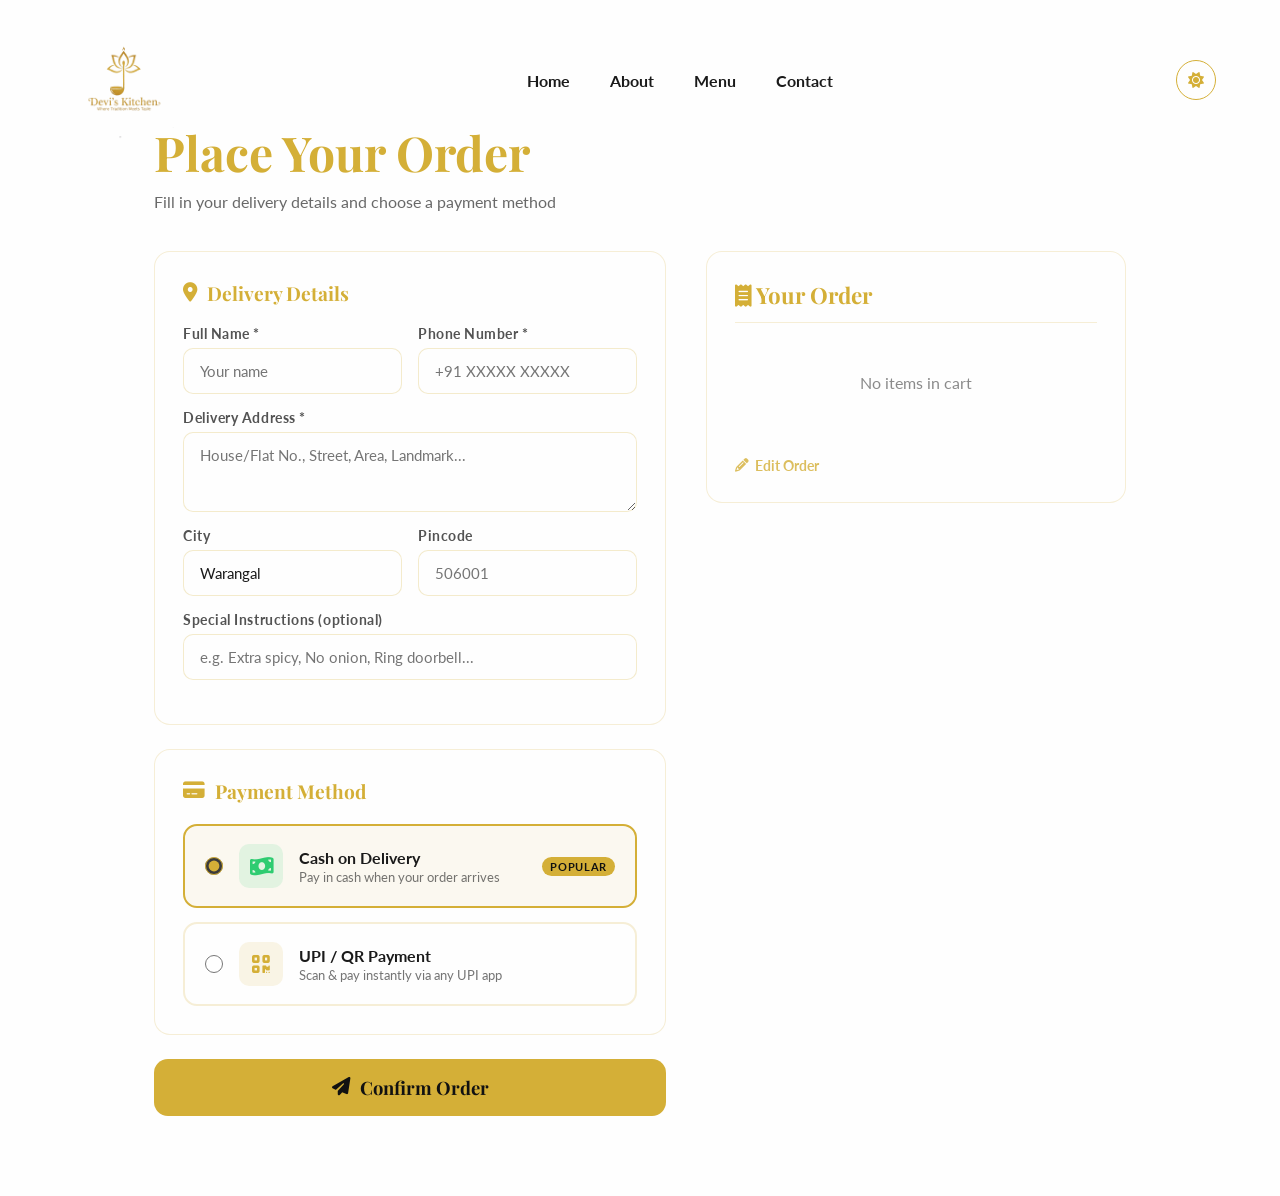
<file: checkout.html>
<!DOCTYPE html>
<html lang="en">
<head>
    <meta charset="UTF-8">
    <meta name="viewport" content="width=device-width, initial-scale=1.0">
    <title>Place Order - Devi's Kitchen</title>
    <link rel="stylesheet" href="style.css">
    <link rel="preconnect" href="https://fonts.googleapis.com">
    <link rel="preconnect" href="https://fonts.gstatic.com" crossorigin>
    <link href="https://fonts.googleapis.com/css2?family=Lato:wght@400;700&family=Playfair+Display:wght@700&display=swap" rel="stylesheet">
    <link rel="stylesheet" href="https://cdnjs.cloudflare.com/ajax/libs/font-awesome/6.5.2/css/all.min.css">
    <style>
        .checkout-page {
            min-height: 100vh;
            padding: 120px 5% 80px;
            max-width: 1100px;
            margin: 0 auto;
        }
        .checkout-page h1 {
            font-family: var(--heading-font);
            font-size: clamp(2rem, 4vw, 3rem);
            color: var(--gold);
            margin-bottom: 8px;
        }
        .checkout-page > p {
            color: var(--text-color);
            opacity: 0.65;
            margin-bottom: 40px;
        }

        .checkout-layout {
            display: grid;
            grid-template-columns: 1fr 420px;
            gap: 40px;
            align-items: start;
        }

        /* ── Order Summary ── */
        .order-summary {
            background: var(--background-color);
            border: 1px solid rgba(212,175,55,0.2);
            border-radius: 16px;
            padding: 28px;
            position: sticky;
            top: 100px;
        }
        body.dark-mode .order-summary {
            background: #1e1e1e;
        }
        .order-summary h3 {
            font-family: var(--heading-font);
            font-size: 1.4rem;
            color: var(--gold);
            margin-bottom: 20px;
            padding-bottom: 12px;
            border-bottom: 1px solid rgba(212,175,55,0.2);
        }
        .order-items { list-style: none; margin-bottom: 20px; }
        .order-item {
            display: flex;
            justify-content: space-between;
            align-items: center;
            padding: 10px 0;
            border-bottom: 1px solid rgba(212,175,55,0.1);
            font-size: 0.95rem;
        }
        .order-item-name { flex: 1; }
        .order-item-qty {
            color: var(--gold);
            font-weight: 700;
            margin: 0 12px;
            font-size: 0.85rem;
        }
        .order-item-price { font-weight: 700; white-space: nowrap; }
        .order-total-row {
            display: flex;
            justify-content: space-between;
            margin-top: 16px;
            padding-top: 16px;
            border-top: 2px solid var(--gold);
            font-weight: 700;
            font-size: 1.1rem;
        }
        .order-total-amount { color: var(--gold); font-size: 1.25rem; }
        .empty-cart-msg {
            text-align: center;
            padding: 30px;
            opacity: 0.5;
        }
        .edit-order-link {
            display: inline-flex;
            align-items: center;
            gap: 6px;
            color: var(--gold);
            text-decoration: none;
            font-size: 0.85rem;
            font-weight: 700;
            margin-top: 16px;
            opacity: 0.8;
            transition: opacity 0.2s;
        }
        .edit-order-link:hover { opacity: 1; }

        /* ── Delivery Form ── */
        .checkout-form-section { }
        .form-card {
            background: var(--background-color);
            border: 1px solid rgba(212,175,55,0.2);
            border-radius: 16px;
            padding: 28px;
            margin-bottom: 24px;
        }
        body.dark-mode .form-card { background: #1e1e1e; }
        .form-card h3 {
            font-family: var(--heading-font);
            font-size: 1.2rem;
            color: var(--gold);
            margin-bottom: 20px;
            display: flex;
            align-items: center;
            gap: 10px;
        }
        .form-row {
            display: grid;
            grid-template-columns: 1fr 1fr;
            gap: 16px;
        }
        .form-group {
            display: flex;
            flex-direction: column;
            gap: 6px;
            margin-bottom: 16px;
        }
        .form-group.full { grid-column: 1 / -1; }
        .form-group label {
            font-size: 0.85rem;
            font-weight: 700;
            color: var(--text-color);
            opacity: 0.75;
            letter-spacing: 0.04em;
        }
        .form-group input,
        .form-group textarea,
        .form-group select {
            width: 100%;
            padding: 13px 16px;
            font-family: var(--body-font);
            font-size: 0.95rem;
            border: 1.5px solid rgba(212,175,55,0.25);
            border-radius: 10px;
            background: var(--background-color);
            color: var(--text-color);
            transition: border-color 0.25s;
            outline: none;
        }
        body.dark-mode .form-group input,
        body.dark-mode .form-group textarea,
        body.dark-mode .form-group select {
            background: #2a2a2a;
            border-color: rgba(212,175,55,0.3);
        }
        .form-group input:focus,
        .form-group textarea:focus,
        .form-group select:focus {
            border-color: var(--gold);
        }
        .form-group textarea { resize: vertical; min-height: 80px; }

        /* ── Payment Methods ── */
        .payment-options {
            display: flex;
            flex-direction: column;
            gap: 14px;
        }
        .payment-option {
            display: flex;
            align-items: center;
            gap: 16px;
            padding: 18px 20px;
            border: 2px solid rgba(212,175,55,0.2);
            border-radius: 14px;
            cursor: pointer;
            transition: all 0.25s;
            position: relative;
        }
        .payment-option:hover {
            border-color: var(--gold);
            background: rgba(212,175,55,0.04);
        }
        .payment-option.selected {
            border-color: var(--gold);
            background: rgba(212,175,55,0.07);
        }
        .payment-option input[type="radio"] {
            accent-color: var(--gold);
            width: 18px;
            height: 18px;
            cursor: pointer;
            flex-shrink: 0;
        }
        .payment-option-icon {
            width: 44px;
            height: 44px;
            border-radius: 10px;
            display: flex;
            align-items: center;
            justify-content: center;
            font-size: 1.3rem;
            flex-shrink: 0;
        }
        .payment-option-icon.cod  { background: rgba(46,204,113,0.12); color: #2ecc71; }
        .payment-option-icon.upi  { background: rgba(212,175,55,0.12); color: var(--gold); }
        .payment-option-info { flex: 1; }
        .payment-option-title {
            font-weight: 700;
            font-size: 1rem;
            margin-bottom: 2px;
        }
        .payment-option-sub {
            font-size: 0.8rem;
            opacity: 0.6;
        }
        .payment-option-badge {
            background: var(--gold);
            color: #111;
            font-size: 0.68rem;
            font-weight: 700;
            padding: 3px 8px;
            border-radius: 50px;
            text-transform: uppercase;
            letter-spacing: 0.06em;
        }

        /* UPI QR panel */
        .upi-panel {
            display: none;
            margin-top: 16px;
            padding: 20px;
            background: rgba(212,175,55,0.05);
            border: 1px dashed rgba(212,175,55,0.3);
            border-radius: 12px;
            text-align: center;
        }
        .upi-panel.visible { display: block; }
        .upi-panel p {
            font-size: 0.85rem;
            opacity: 0.7;
            margin-top: 10px;
            line-height: 1.5;
        }
        .upi-qr-placeholder {
            width: 180px;
            height: 180px;
            background: #fff;
            border-radius: 12px;
            margin: 0 auto 10px;
            display: flex;
            align-items: center;
            justify-content: center;
            flex-direction: column;
            gap: 8px;
            border: 2px solid rgba(212,175,55,0.3);
            color: #888;
            font-size: 0.8rem;
        }
        .upi-qr-placeholder i { font-size: 2.5rem; color: var(--gold); }
        .upi-id {
            font-weight: 700;
            color: var(--gold);
            font-size: 1rem;
            margin: 6px 0;
        }

        /* Place order button */
        .place-order-btn {
            width: 100%;
            padding: 16px;
            background: var(--gold);
            color: #111;
            border: none;
            border-radius: 14px;
            font-family: var(--heading-font);
            font-size: 1.15rem;
            font-weight: 700;
            cursor: pointer;
            display: flex;
            align-items: center;
            justify-content: center;
            gap: 10px;
            transition: all 0.3s;
            margin-top: 8px;
        }
        .place-order-btn:hover { background: #c49c2a; transform: translateY(-2px); }
        .place-order-btn:disabled { opacity: 0.5; cursor: not-allowed; transform: none; }

        /* Success overlay */
        .order-success {
            display: none;
            position: fixed;
            inset: 0;
            background: rgba(0,0,0,0.85);
            z-index: 2000;
            align-items: center;
            justify-content: center;
        }
        .order-success.show { display: flex; }
        .success-card {
            background: var(--background-color);
            border-radius: 24px;
            padding: 48px 40px;
            text-align: center;
            max-width: 420px;
            width: 90%;
            border: 2px solid var(--gold);
        }
        body.dark-mode .success-card { background: #1e1e1e; }
        .success-icon {
            font-size: 3.5rem;
            color: #2ecc71;
            margin-bottom: 16px;
        }
        .success-card h2 {
            font-family: var(--heading-font);
            font-size: 2rem;
            color: var(--gold);
            margin-bottom: 10px;
        }
        .success-card p {
            opacity: 0.7;
            line-height: 1.6;
            margin-bottom: 24px;
        }
        .whatsapp-btn {
            display: inline-flex;
            align-items: center;
            gap: 10px;
            background: #25D366;
            color: #fff;
            padding: 14px 28px;
            border-radius: 50px;
            font-weight: 700;
            font-size: 1rem;
            text-decoration: none;
            transition: background 0.2s;
            margin-bottom: 12px;
        }
        .whatsapp-btn:hover { background: #1ebe5d; }
        .back-menu-link {
            display: block;
            color: var(--gold);
            font-size: 0.85rem;
            font-weight: 700;
            margin-top: 14px;
            text-decoration: none;
            opacity: 0.75;
        }
        .back-menu-link:hover { opacity: 1; }

        @media (max-width: 900px) {
            .checkout-layout {
                grid-template-columns: 1fr;
            }
            .order-summary { position: static; }
        }
        @media (max-width: 500px) {
            .form-row { grid-template-columns: 1fr; }
        }
    </style>
</head>
<body>

    <header id="navbar">
        <nav>
            <a href="index.html#home" class="logo">
                <img src="Devis_Kitchen_Logo_NoBG.png" alt="Devi's Kitchen Logo">
            </a>
            <button class="hamburger" id="hamburger" aria-label="Toggle menu">
                <span></span><span></span><span></span>
            </button>
            <ul id="nav-menu">
                <li><a href="index.html#home">Home</a></li>
                <li><a href="index.html#about">About</a></li>
                <li><a href="menu.html">Menu</a></li>
                <li><a href="index.html#contact-section">Contact</a></li>
            </ul>
            <button id="theme-toggle" class="theme-toggle-btn">
                <i class="fas fa-sun"></i>
                <i class="fas fa-moon"></i>
            </button>
        </nav>
    </header>

    <main>
        <div class="checkout-page">
            <h1>Place Your Order</h1>
            <p>Fill in your delivery details and choose a payment method</p>

            <div class="checkout-layout">

                <!-- LEFT: Form -->
                <div class="checkout-form-section">

                    <!-- Delivery Details -->
                    <div class="form-card">
                        <h3><i class="fas fa-map-marker-alt"></i> Delivery Details</h3>
                        <div class="form-row">
                            <div class="form-group">
                                <label>Full Name *</label>
                                <input type="text" id="cust-name" placeholder="Your name" required>
                            </div>
                            <div class="form-group">
                                <label>Phone Number *</label>
                                <input type="tel" id="cust-phone" placeholder="+91 XXXXX XXXXX" required>
                            </div>
                        </div>
                        <div class="form-group full">
                            <label>Delivery Address *</label>
                            <textarea id="cust-address" placeholder="House/Flat No., Street, Area, Landmark..." required></textarea>
                        </div>
                        <div class="form-row">
                            <div class="form-group">
                                <label>City</label>
                                <input type="text" id="cust-city" value="Warangal" placeholder="City">
                            </div>
                            <div class="form-group">
                                <label>Pincode</label>
                                <input type="text" id="cust-pin" placeholder="506001">
                            </div>
                        </div>
                        <div class="form-group full">
                            <label>Special Instructions (optional)</label>
                            <input type="text" id="cust-notes" placeholder="e.g. Extra spicy, No onion, Ring doorbell...">
                        </div>
                    </div>

                    <!-- Payment Method -->
                    <div class="form-card">
                        <h3><i class="fas fa-credit-card"></i> Payment Method</h3>
                        <div class="payment-options">

                            <label class="payment-option selected" id="opt-cod">
                                <input type="radio" name="payment" value="cod" checked>
                                <div class="payment-option-icon cod"><i class="fas fa-money-bill-wave"></i></div>
                                <div class="payment-option-info">
                                    <div class="payment-option-title">Cash on Delivery</div>
                                    <div class="payment-option-sub">Pay in cash when your order arrives</div>
                                </div>
                                <span class="payment-option-badge">Popular</span>
                            </label>

                            <label class="payment-option" id="opt-upi">
                                <input type="radio" name="payment" value="upi">
                                <div class="payment-option-icon upi"><i class="fas fa-qrcode"></i></div>
                                <div class="payment-option-info">
                                    <div class="payment-option-title">UPI / QR Payment</div>
                                    <div class="payment-option-sub">Scan & pay instantly via any UPI app</div>
                                </div>
                            </label>

                        </div>

                        <!-- UPI QR Panel (shown when UPI selected) -->
                        <div class="upi-panel" id="upiPanel">
                            <div class="upi-qr-placeholder">
                                <i class="fas fa-qrcode"></i>
                                <span>Your QR Code<br>Goes Here</span>
                            </div>
                            <div class="upi-id" id="upiIdDisplay">yourupi@upi</div>
                            <p>Scan this QR with any UPI app (PhonePe, GPay, Paytm etc.) and pay the exact amount shown in your order summary. After payment, tap "Place Order" to confirm via WhatsApp.</p>
                        </div>
                    </div>

                    <button class="place-order-btn" id="placeOrderBtn">
                        <i class="fas fa-paper-plane"></i> Confirm Order
                    </button>
                </div>

                <!-- RIGHT: Order Summary -->
                <div class="order-summary">
                    <h3><i class="fas fa-receipt"></i> Your Order</h3>
                    <ul class="order-items" id="orderItemsList">
                        <li class="empty-cart-msg">No items in cart</li>
                    </ul>
                    <div class="order-total-row" id="orderTotalRow" style="display:none">
                        <span>Total</span>
                        <span class="order-total-amount" id="orderTotalAmt">₹0</span>
                    </div>
                    <a href="menu.html" class="edit-order-link"><i class="fas fa-pencil-alt"></i> Edit Order</a>
                </div>

            </div>
        </div>
    </main>

    <!-- Success Modal -->
    <div class="order-success" id="orderSuccess">
        <div class="success-card">
            <div class="success-icon"><i class="fas fa-check-circle"></i></div>
            <h2>Order Placed!</h2>
            <p id="successMsg">Thank you! Your order has been received. We'll confirm it on WhatsApp shortly.</p>
            <a class="whatsapp-btn" id="whatsappLink" href="#" target="_blank">
                <i class="fab fa-whatsapp"></i> Confirm on WhatsApp
            </a>
            <a href="menu.html" class="back-menu-link">← Back to Menu</a>
        </div>
    </div>

    <script src="script.js"></script>
    <script>
    // ── Load cart from sessionStorage ──
    const cartData = JSON.parse(sessionStorage.getItem('dk_cart') || '{}');

    const itemsList    = document.getElementById('orderItemsList');
    const totalRow     = document.getElementById('orderTotalRow');
    const totalAmt     = document.getElementById('orderTotalAmt');
    let grandTotal     = 0;
    let orderSummaryText = '';

    const items = Object.values(cartData).filter(i => i.qty > 0);

    if (items.length) {
        itemsList.innerHTML = '';
        items.forEach(item => {
            const lineTotal = item.qty * item.price;
            grandTotal += lineTotal;
            orderSummaryText += `• ${item.name} x${item.qty} = ₹${lineTotal}\n`;
            const li = document.createElement('li');
            li.className = 'order-item';
            li.innerHTML = `
                <span class="order-item-name">${item.name}</span>
                <span class="order-item-qty">×${item.qty}</span>
                <span class="order-item-price">₹${lineTotal}</span>
            `;
            itemsList.appendChild(li);
        });
        totalRow.style.display = 'flex';
        totalAmt.textContent = `₹${grandTotal}`;
    }

    // ── Payment toggle ──
    const paymentOpts = document.querySelectorAll('.payment-option');
    const upiPanel    = document.getElementById('upiPanel');
    const radios      = document.querySelectorAll('input[name="payment"]');

    radios.forEach(radio => {
        radio.addEventListener('change', () => {
            paymentOpts.forEach(opt => opt.classList.remove('selected'));
            radio.closest('.payment-option').classList.add('selected');
            upiPanel.classList.toggle('visible', radio.value === 'upi');
        });
    });

    // ── Place Order ──
    // REPLACE with your actual WhatsApp number (with country code, no +)
    const WHATSAPP_NUMBER = '919876543210';

    document.getElementById('placeOrderBtn').addEventListener('click', () => {
        const name    = document.getElementById('cust-name').value.trim();
        const phone   = document.getElementById('cust-phone').value.trim();
        const address = document.getElementById('cust-address').value.trim();
        const notes   = document.getElementById('cust-notes').value.trim();
        const payment = document.querySelector('input[name="payment"]:checked').value;

        if (!name || !phone || !address) {
            alert('Please fill in your name, phone, and delivery address.');
            return;
        }
        if (!items.length) {
            alert('Your cart is empty. Please add items from the menu.');
            return;
        }

        const payLabel = payment === 'cod' ? 'Cash on Delivery' : 'UPI / QR Payment';
        const msg = [
            `🍽️ *New Order - Devi's Kitchen*`,
            ``,
            `👤 *Customer:* ${name}`,
            `📞 *Phone:* ${phone}`,
            `📍 *Address:* ${address}`,
            notes ? `📝 *Notes:* ${notes}` : '',
            ``,
            `🛒 *Order Details:*`,
            orderSummaryText.trim(),
            ``,
            `💰 *Total: ₹${grandTotal}*`,
            `💳 *Payment: ${payLabel}`,
        ].filter(l => l !== null).join('\n');

        const waUrl = `https://wa.me/${WHATSAPP_NUMBER}?text=${encodeURIComponent(msg)}`;

        // Show success modal
        document.getElementById('successMsg').textContent =
            `Thank you, ${name}! Tap below to confirm your order of ₹${grandTotal} via WhatsApp.`;
        document.getElementById('whatsappLink').href = waUrl;
        document.getElementById('orderSuccess').classList.add('show');

        // Clear cart
        sessionStorage.removeItem('dk_cart');
    });
    </script>
</body>
</html>
</file>
<file: style.css>
/* ------------------- */
/* CSS Variables & Setup */
/* ------------------- */
:root {
    --white: #FEFEFE;
    --gold: #D4AF37;
    --charcoal: #1A1A1A;
    --background-color: var(--white);
    --text-color: var(--charcoal);
    --heading-font: 'Playfair Display', serif;
    --body-font: 'Lato', sans-serif;
}

body.dark-mode {
    --background-color: var(--charcoal);
    --text-color: var(--white);
}

* {
    margin: 0;
    padding: 0;
    box-sizing: border-box;
}

html {
    scroll-behavior: smooth;
}

body {
    font-family: var(--body-font);
    background-color: var(--background-color);
    color: var(--text-color);
    transition: background-color 0.3s, color 0.3s;
    overflow-x: hidden;
}

/* ------------------- */
/* Header & Navigation */
/* ------------------- */
#navbar {
    position: fixed;
    width: 100%;
    top: 0;
    left: 0;
    z-index: 100;
    background-color: transparent;
    padding: 20px 5%;
    transition: background-color 0.4s, padding 0.4s;
}

#navbar.scrolled {
    background-color: var(--background-color);
    padding: 15px 5%;
    box-shadow: 0 2px 10px rgba(0,0,0,0.1);
}

#navbar nav {
    display: flex;
    justify-content: space-between;
    align-items: center;
    max-width: 1200px;
    margin: 0 auto;
}

#navbar .logo {
    font-family: var(--heading-font);
    font-size: 1.8rem;
    color: var(--gold);
    text-decoration: none;
    font-weight: 700;
}

#navbar ul {
    display: flex;
    list-style: none;
}

#navbar ul li {
    margin: 0 20px;
}

#navbar ul li a {
    color: var(--text-color);
    text-decoration: none;
    font-size: 1rem;
    font-weight: 700;
    position: relative;
    padding-bottom: 5px;
}

/* Golden underline effect on hover */
#navbar ul li a::after {
    content: '';
    position: absolute;
    bottom: 0;
    left: 0;
    width: 0;
    height: 2px;
    background-color: var(--gold);
    transition: width 0.3s;
}

#navbar ul li a:hover::after {
    width: 100%;
}

/* ------------------- */
/* Theme Toggle Button */
/* ------------------- */
.theme-toggle-btn {
    background: none;
    border: 1px solid var(--gold);
    color: var(--gold);
    font-size: 1rem;
    width: 40px;
    height: 40px;
    border-radius: 50%;
    cursor: pointer;
    position: relative;
    overflow: hidden;
}

.theme-toggle-btn .fa-sun { display: block; }
.theme-toggle-btn .fa-moon { display: none; }
body.dark-mode .theme-toggle-btn .fa-sun { display: none; }
body.dark-mode .theme-toggle-btn .fa-moon { display: block; }


/* ------------------- */
/* Hero Section */
/* ------------------- */
/* ============================
   ANIMATED HERO
   ============================ */
.hero {
    height: 100vh;
    min-height: 640px;
    position: relative;
    overflow: hidden;
    color: white;
}

/* Video — blurred to push it into background */
.hero-video-wrapper {
    position: absolute;
    inset: 0;
    z-index: 0;
}
#bgvideo {
    width: 100%;
    height: 100%;
    object-fit: cover;
    filter: blur(6px) brightness(0.45) saturate(0.7);
    transform: scale(1.06); /* compensate for blur edge */
}

/* Heavy dark overlay — keeps text crystal clear */
.hero-overlay {
    position: absolute;
    inset: 0;
    background: linear-gradient(
        135deg,
        rgba(10,8,5,0.3) 0%,
        rgba(20,10,0,0.15) 60%,
        rgba(212,175,55,0.04) 100%
    );
    z-index: 1;
}

/* Soft parallax blob */
.hero-blob {
    position: absolute;
    width: 55vw;
    height: 55vw;
    max-width: 700px;
    max-height: 700px;
    border-radius: 60% 40% 55% 45% / 50% 60% 40% 50%;
    background: radial-gradient(ellipse, rgba(212,175,55,0.18) 0%, transparent 70%);
    top: 10%;
    right: -8%;
    z-index: 3;
    will-change: transform;
    transition: transform 0.08s linear;
}

/* Stage holds all slides */
.hero-stage {
    position: relative;
    z-index: 3;
    height: 100%;
    width: 100%;
}

/* Individual slide */
.hero-slide {
    position: absolute;
    inset: 0;
    display: flex;
    align-items: center;
    justify-content: flex-start;
    padding: 0 7% 80px;
    gap: 0;
    pointer-events: none;
    opacity: 0;
}
.hero-slide.active  { pointer-events: auto; opacity: 1; }

/* ---- Plate image — full cover background ---- */
.slide-plate-wrap {
    position: absolute;
    inset: 0;
    width: 100%;
    height: 100%;
    border-radius: 0;
    overflow: hidden;
    box-shadow: none;
    z-index: 0;
    will-change: transform, opacity;
    transform: scale(1.06);
    opacity: 0;
    transition: transform 0.9s cubic-bezier(0.22,1,0.36,1),
                opacity   0.9s cubic-bezier(0.22,1,0.36,1);
}
.hero-slide.active .slide-plate-wrap {
    transform: scale(1);
    opacity: 1;
}
.hero-slide.exit .slide-plate-wrap {
    transform: scale(1.06);
    opacity: 0;
}
/* Darken the food image so text stays readable */
.slide-plate-wrap::after {
    content: '';
    position: absolute;
    inset: 0;
    background: linear-gradient(
        to right,
        rgba(5, 3, 1, 0.82) 0%,
        rgba(10, 6, 2, 0.65) 45%,
        rgba(0, 0, 0, 0.35) 100%
    );
    z-index: 1;
}
.slide-plate {
    width: 100%;
    height: 100%;
    object-fit: cover;
    border-radius: 0;
    transition: transform 10s ease;
}
.hero-slide.active .slide-plate { transform: scale(1.08); }

/* ---- Text block — overlaid on food image ---- */
.slide-text {
    flex: 0 0 auto;
    width: clamp(300px, 48%, 600px);
    min-width: 0;
    position: relative;
    z-index: 4;
    will-change: transform, opacity;
    transform: translateX(80px);
    opacity: 0;
    transition: transform 0.9s cubic-bezier(0.22,1,0.36,1) 0.15s,
                opacity   0.9s cubic-bezier(0.22,1,0.36,1) 0.15s;
}
.hero-slide.active .slide-text {
    transform: translateX(0);
    opacity: 1;
}
.hero-slide.exit .slide-text {
    transform: translateX(-80px);
    opacity: 0;
    transition-delay: 0s;
}

.slide-tag {
    display: inline-block;
    font-size: 0.8rem;
    font-weight: 700;
    letter-spacing: 0.14em;
    text-transform: uppercase;
    color: var(--gold);
    margin-bottom: 14px;
    opacity: 0;
    transform: translateY(12px);
    transition: opacity 0.5s ease 0.4s, transform 0.5s ease 0.4s;
}
.hero-slide.active .slide-tag { opacity: 1; transform: translateY(0); }

.slide-title {
    font-family: var(--heading-font);
    font-size: clamp(2.4rem, 5.5vw, 5.2rem);
    line-height: 1.05;
    margin-bottom: 28px;
    color: #fff;
    opacity: 0;
    filter: blur(8px);
    transform: translateY(18px);
    transition: opacity 0.7s ease 0.25s, filter 0.7s ease 0.25s, transform 0.7s ease 0.25s;
}
.hero-slide.active .slide-title { opacity: 1; filter: blur(0); transform: translateY(0); }
.slide-title strong {
    display: block;
    font-size: 1.18em;
    color: var(--gold);
    -webkit-text-stroke: 1px rgba(212,175,55,0.4);
}

.slide-actions {
    display: flex;
    gap: 14px;
    flex-wrap: wrap;
    opacity: 0;
    transform: translateY(16px);
    transition: opacity 0.6s ease 0.55s, transform 0.6s ease 0.55s;
}
.hero-slide.active .slide-actions { opacity: 1; transform: translateY(0); }

.slide-btn {
    display: inline-flex;
    align-items: center;
    gap: 8px;
    padding: 13px 26px;
    border-radius: 50px;
    font-size: 0.9rem;
    font-weight: 700;
    font-family: var(--body-font);
    text-decoration: none;
    cursor: pointer;
    transition: all 0.3s ease;
    white-space: nowrap;
}
.slide-btn.outline {
    background: var(--gold);
    color: #111;
    border: 2px solid var(--gold);
}
.slide-btn.outline:hover { background: transparent; color: var(--gold); }
.slide-btn.ghost {
    background: rgba(255,255,255,0.1);
    color: #fff;
    border: 2px solid rgba(255,255,255,0.35);
    backdrop-filter: blur(6px);
}
.slide-btn.ghost:hover { background: rgba(255,255,255,0.22); }

/* floating card removed */

.chef-name {
    font-weight: 700;
    font-size: 1rem;
    margin-top: 10px;
}
.chef-sub { font-size: 0.76rem; color: var(--gold); margin-bottom: 8px; }
.card-desc { font-size: 0.8rem; line-height: 1.5; color: #444; }
.card-likes {
    margin-top: 12px;
    font-size: 0.8rem;
    font-weight: 700;
    color: #888;
    display: flex;
    align-items: center;
    gap: 6px;
}
.card-likes .fa-thumbs-up { color: var(--gold); }

/* ---- Thumbnail nav ---- */
.hero-thumbs {
    position: absolute;
    bottom: 80px;
    left: 6%;
    display: flex;
    gap: 12px;
    z-index: 4;
}
.thumb {
    width: 56px;
    height: 56px;
    border-radius: 50%;
    border: 3px solid transparent;
    overflow: hidden;
    cursor: pointer;
    background: none;
    padding: 0;
    transition: border-color 0.3s, transform 0.3s;
    opacity: 0.55;
}
.thumb img { width: 100%; height: 100%; object-fit: cover; }
.thumb.active { border-color: var(--gold); opacity: 1; transform: scale(1.15); }

/* ---- Progress bar ---- */
.hero-progress {
    position: absolute;
    bottom: 0;
    left: 0;
    width: 100%;
    height: 3px;
    background: rgba(255,255,255,0.15);
    z-index: 4;
}
.hero-progress-bar {
    height: 100%;
    background: var(--gold);
    width: 0%;
    transition: width linear;
}

/* ------------------- */
/* General Sections & Buttons */
/* ------------------- */
section {
    padding: 80px 5%;
    max-width: 1200px;
    margin: 0 auto;
}

/* Hero must break free of the max-width constraint */
section.hero {
    max-width: 100vw !important;
    width: 100vw !important;
    margin-left: 0 !important;
    margin-right: 0 !important;
    padding: 0 !important;
    left: 0 !important;
    position: relative !important;
}

h2 {
    font-family: var(--heading-font);
    font-size: 2.5rem;
    text-align: center;
    margin-bottom: 50px;
    color: var(--gold);
}

.btn-primary {
    background-color: var(--gold);
    color: var(--white);
    padding: 15px 30px;
    text-decoration: none;
    font-weight: 700;
    border-radius: 5px;
    border: 2px solid var(--gold);
    transition: background-color 0.3s, color 0.3s;
}

.btn-primary:hover {
    background-color: transparent;
    color: var(--gold);
}

/* ------------------- */
/* Showcase & Reviews */
/* ------------------- */
.dish-grid, .review-grid {
    display: grid;
    grid-template-columns: repeat(auto-fit, minmax(300px, 1fr));
    gap: 30px;
}

.dish-card {
    position: relative;
    overflow: hidden;
    border-radius: 5px;
}

.dish-card img {
    width: 100%;
    display: block;
    transition: transform 0.4s;
}

.dish-card:hover img {
    transform: scale(1.1);
}

.dish-info {
    position: absolute;
    bottom: 0;
    left: 0;
    width: 100%;
    background: linear-gradient(transparent, rgba(0,0,0,0.8));
    color: white;
    padding: 40px 20px 20px;
}

.dish-info h3 {
    font-family: var(--heading-font);
    font-size: 1.5rem;
}

.review-card {
    background-color: var(--background-color);
    padding: 30px;
    border: 1px solid var(--gold);
    border-radius: 5px;
    box-shadow: 0 4px 15px rgba(212, 175, 55, 0.1);
}

.review-card p {
    font-size: 1.1rem;
    line-height: 1.6;
    margin-bottom: 20px;
}

.review-card .reviewer {
    font-weight: 700;
    color: var(--gold);
}

/* ------------------- */
/* Booking Form */
/* ------------------- */
.booking-form {
    display: grid;
    grid-template-columns: repeat(2, 1fr);
    gap: 20px;
    max-width: 800px;
    margin: 0 auto;
}

.booking-form input {
    width: 100%;
    padding: 15px;
    font-family: var(--body-font);
    font-size: 1rem;
    border: 1px solid #ccc;
    border-radius: 5px;
}
.dark-mode .booking-form input {
    background-color: #333;
    border-color: #555;
    color: var(--white);
}

.booking-form input:focus {
    outline: none;
    border-color: var(--gold);
}

.booking-form button {
    grid-column: 1 / -1; /* Span full width */
}

/* ------------------- */
/* Footer */
/* ------------------- */
footer {
    text-align: center;
    padding: 40px 5%;
    border-top: 1px solid var(--gold);
}

.socials a {
    color: var(--gold);
    font-size: 1.5rem;
    margin: 0 10px;
    transition: opacity 0.3s;
}

.socials a:hover {
    opacity: 0.7;
}
/* Add this to your style.css file */

#navbar .logo img {
    height: 120px; /* Increased initial size */
    width: auto;
    display: block;
    transition: height 0.4s;
}

#navbar.scrolled .logo img {
    height: 60px; /* Still smaller when scrolled, but a good size */
}

/* Also, add this rule to ensure the logo is visible in dark mode */
body.dark-mode #navbar .logo img {
    filter: brightness(1.2); /* Slightly brightens the gold to stand out more on dark background */
}
/* ------------------- */
/* Menu Page Styles    */
/* ------------------- */
.menu-page section {
    padding-top: 120px; /* Give space below fixed header */
}

.menu-header {
    text-align: center;
    margin-bottom: 60px;
}

.menu-header h1 {
    font-family: var(--heading-font);
    font-size: 3.5rem;
    color: var(--gold);
}

.menu-category-wrapper {
    text-align: center; /* Centers the inline-block title */
    margin-top: 50px;
}

.menu-category-title {
    font-family: var(--heading-font);
    font-size: 2.5rem;
    color: var(--gold);
    margin-bottom: 40px;
    display: inline-block; /* Allows bottom border to fit content */
    border-bottom: 2px solid var(--gold);
    padding-bottom: 10px;
}

.menu-grid {
    display: grid;
    grid-template-columns: repeat(auto-fit, minmax(320px, 1fr));
    gap: 40px;
    margin-bottom: 60px;
}

.menu-item {
    background-color: var(--background-color);
    border: 1px solid rgba(212, 175, 55, 0.2);
    border-radius: 8px;
    overflow: hidden;
    box-shadow: 0 4px 15px rgba(0,0,0,0.05);
    transition: box-shadow 0.3s, transform 0.3s;
}

body.dark-mode .menu-item {
    background-color: #222;
    border-color: rgba(212, 175, 55, 0.3);
}

.menu-item:hover {
    transform: translateY(-5px);
    box-shadow: 0 8px 20px rgba(212, 175, 55, 0.15);
}

.menu-item img {
    width: 100%;
    height: 220px;
    object-fit: cover;
}

.menu-item-content {
    padding: 25px;
}

.menu-item h4 {
    font-family: var(--heading-font);
    font-size: 1.5rem;
    margin-bottom: 10px;
}

.menu-item-description {
    font-size: 1rem;
    line-height: 1.6;
    margin-bottom: 20px;
    min-height: 50px; /* Helps align items with different text lengths */
}

.menu-item-price {
    font-size: 1.3rem;
    font-weight: 700;
    color: var(--gold);
    text-align: right;
}

/* Make the whole card on the homepage a single link */
.dish-card-link {
    text-decoration: none;
    color: inherit;
}
/* Find this existing rule in your CSS */
.dish-card img {
    width: 100%;
    height: 400px; /* ADD THIS LINE */
    object-fit: cover; /* AND ADD THIS LINE */
    display: block;
    transition: transform 0.4s;
}
/* ------------------- */
/* Item Modal Styles   */
/* ------------------- */
.menu-item img.modal-trigger {
    cursor: pointer;
}

.modal {
    display: none; /* Hidden by default */
    position: fixed;
    z-index: 1000;
    left: 0;
    top: 0;
    width: 100%;
    height: 100%;
    overflow: auto;
    background-color: rgba(0,0,0,0.7);
    animation-name: fadeIn;
    animation-duration: 0.4s;
}

.modal-content {
    background-color: var(--background-color);
    margin: 5% auto;
    padding: 30px;
    border: 1px solid var(--gold);
    border-radius: 8px;
    width: 90%;
    max-width: 600px;
    position: relative;
    animation-name: slideIn;
    animation-duration: 0.4s
}

/* Animations */
@keyframes fadeIn {
  from {opacity: 0}
  to {opacity: 1}
}
@keyframes slideIn {
  from {transform: translateY(-50px); opacity: 0}
  to {transform: translateY(0); opacity: 1}
}

.close-btn {
    color: #aaa;
    position: absolute;
    top: 10px;
    right: 25px;
    font-size: 35px;
    font-weight: bold;
}

.close-btn:hover,
.close-btn:focus {
    color: var(--text-color);
    text-decoration: none;
    cursor: pointer;
}

.modal-content img {
    width: 100%;
    height: auto;
    max-height: 300px;
    object-fit: cover;
    border-radius: 5px;
    margin-bottom: 20px;
}

.modal-content h2 {
    text-align: left;
    font-size: 2rem;
    margin-bottom: 15px;
}

.modal-content #modal-desc {
    font-size: 1.1rem;
    line-height: 1.6;
}

#modal-price {
    font-size: 1.5rem;
    font-weight: bold;
    color: var(--gold);
    text-align: right;
    margin-top: 20px;
}
/* ------------------- */
/* Contact Section     */
/* ------------------- */
.contact-section {
    padding: 80px 5%;
    max-width: 1200px;
    margin: 0 auto;
}

.contact-grid {
    display: grid;
    grid-template-columns: 1fr 1fr;
    gap: 60px;
    align-items: start;
}

.contact-info {
    display: flex;
    flex-direction: column;
    gap: 30px;
}

.contact-item {
    display: flex;
    align-items: flex-start;
    gap: 20px;
}

.contact-item i {
    font-size: 1.5rem;
    color: var(--gold);
    margin-top: 4px;
    min-width: 24px;
}

.contact-item h4 {
    font-family: var(--heading-font);
    font-size: 1.1rem;
    color: var(--gold);
    margin-bottom: 4px;
}

.contact-item p {
    font-size: 1rem;
    line-height: 1.5;
}

.contact-form {
    display: flex;
    flex-direction: column;
    gap: 16px;
}

.contact-form input,
.contact-form textarea {
    width: 100%;
    padding: 15px;
    font-family: var(--body-font);
    font-size: 1rem;
    border: 1px solid #ccc;
    border-radius: 5px;
    background-color: var(--background-color);
    color: var(--text-color);
    transition: border-color 0.3s;
    resize: vertical;
}

.dark-mode .contact-form input,
.dark-mode .contact-form textarea {
    background-color: #333;
    border-color: #555;
    color: var(--white);
}

.contact-form input:focus,
.contact-form textarea:focus {
    outline: none;
    border-color: var(--gold);
}

.contact-form .btn-primary {
    align-self: flex-start;
    cursor: pointer;
    font-family: var(--body-font);
    font-size: 1rem;
    text-decoration: none;
    display: inline-block;
}

/* Menu subtitle */
.menu-subtitle {
    text-align: center;
    font-size: 1.1rem;
    color: var(--text-color);
    opacity: 0.7;
    margin-top: -30px;
    margin-bottom: 20px;
}

/* ------------------- */
/* Hamburger Menu      */
/* ------------------- */
.hamburger {
    display: none;
    flex-direction: column;
    justify-content: space-between;
    width: 28px;
    height: 20px;
    background: none;
    border: none;
    cursor: pointer;
    padding: 0;
    gap: 5px;
}

.hamburger span {
    display: block;
    height: 3px;
    width: 100%;
    background-color: var(--gold);
    border-radius: 2px;
    transition: all 0.3s;
}

.hamburger.open span:nth-child(1) { transform: translateY(8px) rotate(45deg); }
.hamburger.open span:nth-child(2) { opacity: 0; }
.hamburger.open span:nth-child(3) { transform: translateY(-8px) rotate(-45deg); }

/* ------------------- */
/* Mobile Responsive   */
/* ------------------- */
@media (max-width: 768px) {

    /* Nav */
    .hamburger {
        display: flex;
        order: 2;
    }

    #navbar nav {
        flex-wrap: wrap;
        gap: 10px;
    }

    #navbar .logo { order: 1; }
    .theme-toggle-btn { order: 3; }

    #nav-menu {
        display: none;
        flex-direction: column;
        width: 100%;
        order: 4;
        background-color: var(--background-color);
        border-top: 1px solid rgba(212,175,55,0.3);
        padding: 10px 0 20px;
    }

    #nav-menu.open {
        display: flex;
    }

    #nav-menu li {
        margin: 10px 0;
        text-align: center;
    }

    /* Logo */
    #navbar .logo img { height: 70px; }
    #navbar.scrolled .logo img { height: 45px; }

    /* Hero — mobile full rewrite */
    .hero { min-height: 100svh; }

    .hero-slide {
        flex-direction: column;
        align-items: flex-start;
        justify-content: flex-end;
        padding: 0 6% 110px;
        text-align: left;
        gap: 0;
        overflow: hidden;
    }

    .slide-plate-wrap {
        position: absolute;
        inset: 0;
        width: 100%;
        height: 100%;
    }

    .slide-text { flex: none; width: 100%; max-width: 100%; }

    /* Hide floating card on mobile — too cramped */
    .slide-card { display: none !important; }

    .slide-actions { justify-content: center; flex-wrap: wrap; }

    .hero-thumbs {
        left: 50%;
        transform: translateX(-50%);
        bottom: 60px;
    }

    .thumb { width: 46px; height: 46px; }

    .hero-blob { display: none; }

    /* Sections */
    section, .contact-section { padding: 60px 5%; }

    h2 { font-size: 2rem; margin-bottom: 30px; }

    /* Dish grid */
    .dish-grid {
        grid-template-columns: 1fr;
        gap: 20px;
    }

    .dish-card img { height: 260px; }

    /* Review grid */
    .review-grid { grid-template-columns: 1fr; gap: 20px; }

    /* Contact */
    .contact-grid {
        grid-template-columns: 1fr;
        gap: 40px;
    }

    .contact-form .btn-primary { width: 100%; text-align: center; }

    /* Menu page */
    .menu-header h1 { font-size: 2.4rem; }
    .menu-grid { grid-template-columns: 1fr; gap: 24px; }
    .menu-category-title { font-size: 1.8rem; }

    /* Modal */
    .modal-content { margin: 10% auto; padding: 20px; }
    .modal-content h2 { font-size: 1.5rem; }
}

@media (max-width: 480px) {
    .slide-title { font-size: 2rem; }
    .slide-btn { padding: 11px 20px; font-size: 0.82rem; }
    .btn-primary { padding: 12px 22px; font-size: 0.9rem; }
    .menu-header h1 { font-size: 2rem; }
}

/* ============================
   SHOWCASE — 6-card grid
   ============================ */
.showcase-hint {
    text-align: center;
    color: var(--gold);
    font-size: 0.85rem;
    letter-spacing: 0.1em;
    text-transform: uppercase;
    margin-top: -36px;
    margin-bottom: 36px;
    opacity: 0.75;
}

.dish-grid {
    display: grid;
    grid-template-columns: repeat(3, 1fr);
    gap: 16px;
}

@media (max-width: 768px) {
    .dish-grid { grid-template-columns: repeat(2, 1fr); gap: 12px; }
}
@media (max-width: 420px) {
    .dish-grid { grid-template-columns: repeat(2, 1fr); gap: 10px; }
}

.dish-card {
    position: relative;
    overflow: hidden;
    border-radius: 12px;
    cursor: pointer;
    aspect-ratio: 4/3;
}

.dish-card img {
    width: 100%;
    height: 100%;
    object-fit: cover;
    display: block;
    transition: transform 0.45s ease;
}

.dish-card:hover img { transform: scale(1.08); }

.dish-info {
    position: absolute;
    bottom: 0; left: 0; right: 0;
    background: linear-gradient(transparent, rgba(0,0,0,0.82));
    color: #fff;
    padding: 36px 14px 14px;
    transform: translateY(4px);
    transition: transform 0.3s;
}
.dish-card:hover .dish-info { transform: translateY(0); }

.dish-info h3 {
    font-family: var(--heading-font);
    font-size: clamp(0.95rem, 2vw, 1.25rem);
    line-height: 1.2;
}

/* ============================
   FULLSCREEN LIGHTBOX
   ============================ */
.dish-lightbox {
    position: fixed;
    inset: 0;
    z-index: 2000;
    background: rgba(10,8,5,0.97);
    display: flex;
    flex-direction: column;
    align-items: center;
    justify-content: space-between;
    padding: 0;
    opacity: 0;
    pointer-events: none;
    transition: opacity 0.4s cubic-bezier(0.22,1,0.36,1);
}

.dish-lightbox.open {
    opacity: 1;
    pointer-events: auto;
}

/* Close button */
.lb-close {
    position: absolute;
    top: 18px;
    right: 20px;
    z-index: 10;
    background: rgba(255,255,255,0.1);
    border: 1px solid rgba(255,255,255,0.2);
    color: #fff;
    width: 44px;
    height: 44px;
    border-radius: 50%;
    font-size: 1.1rem;
    cursor: pointer;
    display: flex;
    align-items: center;
    justify-content: center;
    transition: background 0.2s;
    backdrop-filter: blur(8px);
}
.lb-close:hover { background: rgba(212,175,55,0.3); }

/* Main image area */
.lb-main {
    flex: 1 1 0;
    width: 100%;
    position: relative;
    overflow: hidden;
    display: flex;
    align-items: flex-end;
}

#lbMainImg {
    position: absolute;
    inset: 0;
    width: 100%;
    height: 100%;
    object-fit: cover;
    transition: opacity 0.4s ease, transform 0.5s cubic-bezier(0.22,1,0.36,1);
    transform: scale(1.04);
}

.dish-lightbox.open #lbMainImg { transform: scale(1); }

/* Gradient + text over image */
.lb-info {
    position: relative;
    z-index: 2;
    width: 100%;
    padding: 60px 24px 24px;
    background: linear-gradient(transparent, rgba(0,0,0,0.88));
    display: flex;
    align-items: flex-end;
    justify-content: space-between;
    gap: 16px;
    flex-wrap: wrap;
}

#lbTitle {
    font-family: var(--heading-font);
    font-size: clamp(1.8rem, 6vw, 3.2rem);
    color: #fff;
    margin: 0;
    text-align: left;
    flex: 1 1 auto;
    opacity: 0;
    transform: translateY(20px);
    transition: opacity 0.5s ease 0.15s, transform 0.5s ease 0.15s;
}

.dish-lightbox.open #lbTitle { opacity: 1; transform: translateY(0); }

.lb-order {
    flex: 0 0 auto;
    opacity: 0;
    transform: translateY(16px);
    transition: opacity 0.5s ease 0.28s, transform 0.5s ease 0.28s;
}
.dish-lightbox.open .lb-order { opacity: 1; transform: translateY(0); }

/* Bottom thumbnail strip */
.lb-thumbs {
    width: 100%;
    display: flex;
    gap: 10px;
    padding: 14px 16px 20px;
    overflow-x: auto;
    scrollbar-width: none;
    background: rgba(0,0,0,0.6);
    backdrop-filter: blur(10px);
    flex-shrink: 0;
}
.lb-thumbs::-webkit-scrollbar { display: none; }

.lb-thumb {
    flex: 0 0 auto;
    width: 72px;
    height: 72px;
    border-radius: 10px;
    overflow: hidden;
    cursor: pointer;
    border: 2.5px solid transparent;
    transition: border-color 0.25s, transform 0.25s, opacity 0.25s;
    opacity: 0.55;
}
.lb-thumb img {
    width: 100%;
    height: 100%;
    object-fit: cover;
}
.lb-thumb.active {
    border-color: var(--gold);
    opacity: 1;
    transform: scale(1.1);
}
.lb-thumb:hover { opacity: 0.85; }

@media (max-width: 480px) {
    .lb-thumb { width: 60px; height: 60px; }
    .lb-thumbs { gap: 8px; padding: 12px 12px 16px; }
}

#lbMainImg {
    transition: opacity 0.2s ease, transform 0.5s cubic-bezier(0.22,1,0.36,1);
}
</file>
